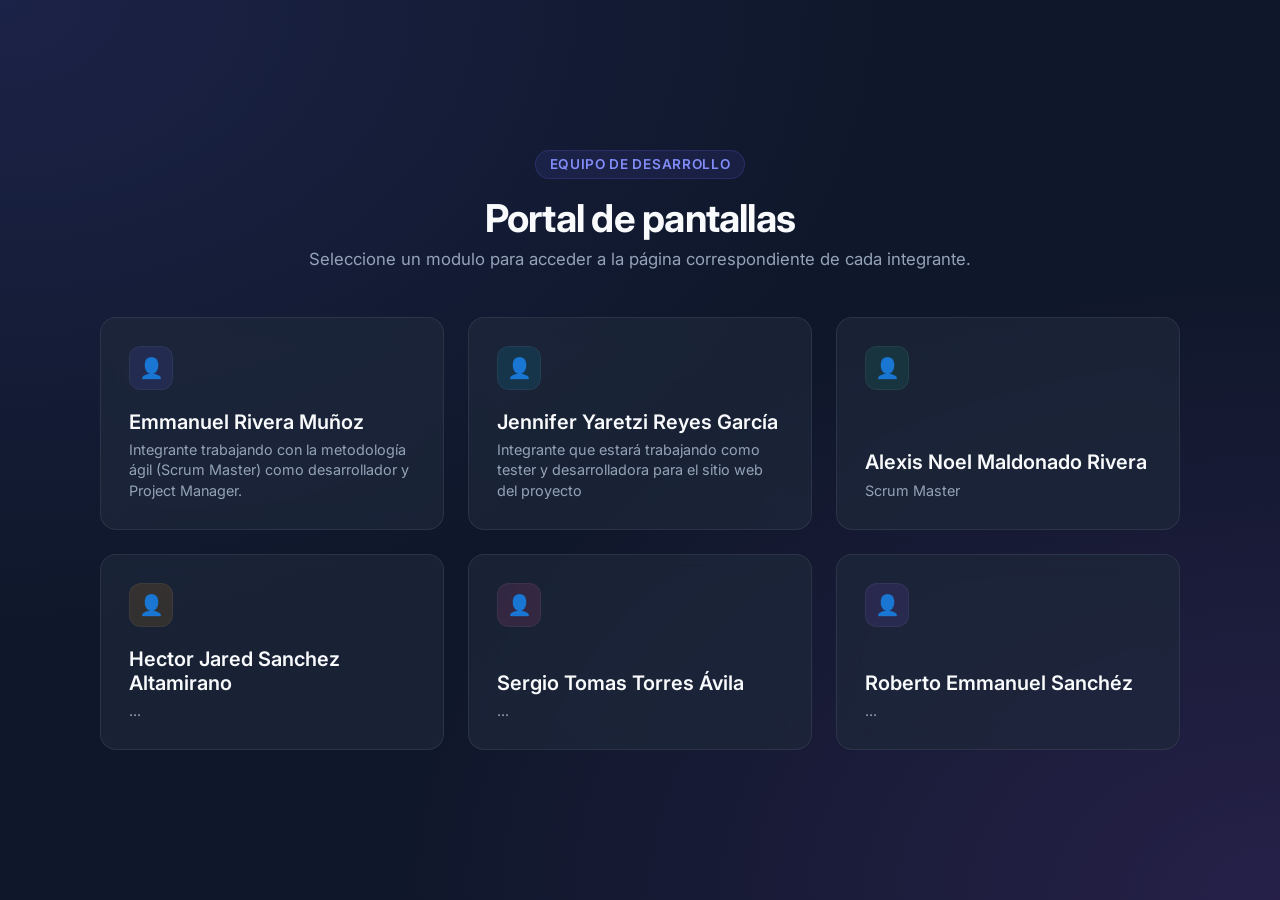
<file: index.html>
<!DOCTYPE html>
<html lang="es">
<head>
  <meta charset="UTF-8">
  <meta name="viewport" content="width=device-width, initial-scale=1.0">
  <title>Portal del Proyecto - Navegación</title>
  
  <link rel="preconnect" href="https://fonts.googleapis.com">
  <link rel="preconnect" href="https://fonts.gstatic.com" crossorigin>
  <link href="https://fonts.googleapis.com/css2?family=Inter:wght@400;500;600;700&display=swap" rel="stylesheet">
  
  <link rel="stylesheet" href="style.css">
</head>
<body>

  <main class="container">
    <header>
      <span class="badge">Equipo de Desarrollo</span>
      <h1>Portal de pantallas</h1>
      <p>Seleccione un modulo para acceder a la página correspondiente de cada integrante.</p>
    </header>

      <div class="grid-links">
        <a href="emmanuel-rm.html" class="card-btn theme-1">
        <div class="card-top">
          <div class="icon-wrapper">👤</div>
          <span class="arrow-icon">→</span>
        </div>
        <div class="card-content">
          <h2>Emmanuel Rivera Muñoz</h2>
          <p>Integrante trabajando con la metodología ágil (Scrum Master) como desarrollador y Project Manager.</p>
        </div>
      </a>

      <a href="jennifer.html" class="card-btn theme-2">
        <div class="card-top">
          <div class="icon-wrapper">👤</div>
          <span class="arrow-icon">→</span>
        </div>
        <div class="card-content">
          <h2>Jennifer Yaretzi Reyes García</h2>
          <p>Integrante que estará trabajando como tester y desarrolladora para el sitio web del proyecto</p>
        </div>
      </a>

      <a href="noel.html" class="card-btn theme-3">
        <div class="card-top">
          <div class="icon-wrapper">👤</div>
          <span class="arrow-icon">→</span>
        </div>
        <div class="card-content">
          <h2>Alexis Noel Maldonado Rivera</h2>
          <p>Scrum Master</p>
        </div>
      </a>

      <a href="hector.html" class="card-btn theme-4">
        <div class="card-top">
          <div class="icon-wrapper">👤</div>
          <span class="arrow-icon">→</span>
        </div>
        <div class="card-content">
          <h2>Hector Jared Sanchez Altamirano</h2>
          <p>...</p>
        </div>
      </a>

      <a href="sergio-torres.html" class="card-btn theme-5">
        <div class="card-top">
          <div class="icon-wrapper">👤</div>
          <span class="arrow-icon">→</span>
        </div>
        <div class="card-content">
          <h2>Sergio Tomas Torres Ávila</h2>
          <p>...</p>
        </div>
      </a>

      <a href="#" class="card-btn theme-6">
        <div class="card-top">
          <div class="icon-wrapper">👤</div>
          <span class="arrow-icon">→</span>
        </div>
        <div class="card-content">
          <h2>Roberto Emmanuel Sanchéz</h2>
          <p>...</p>
        </div>
      </a>
    </div>
  </main>

</body>
</html>
</file>
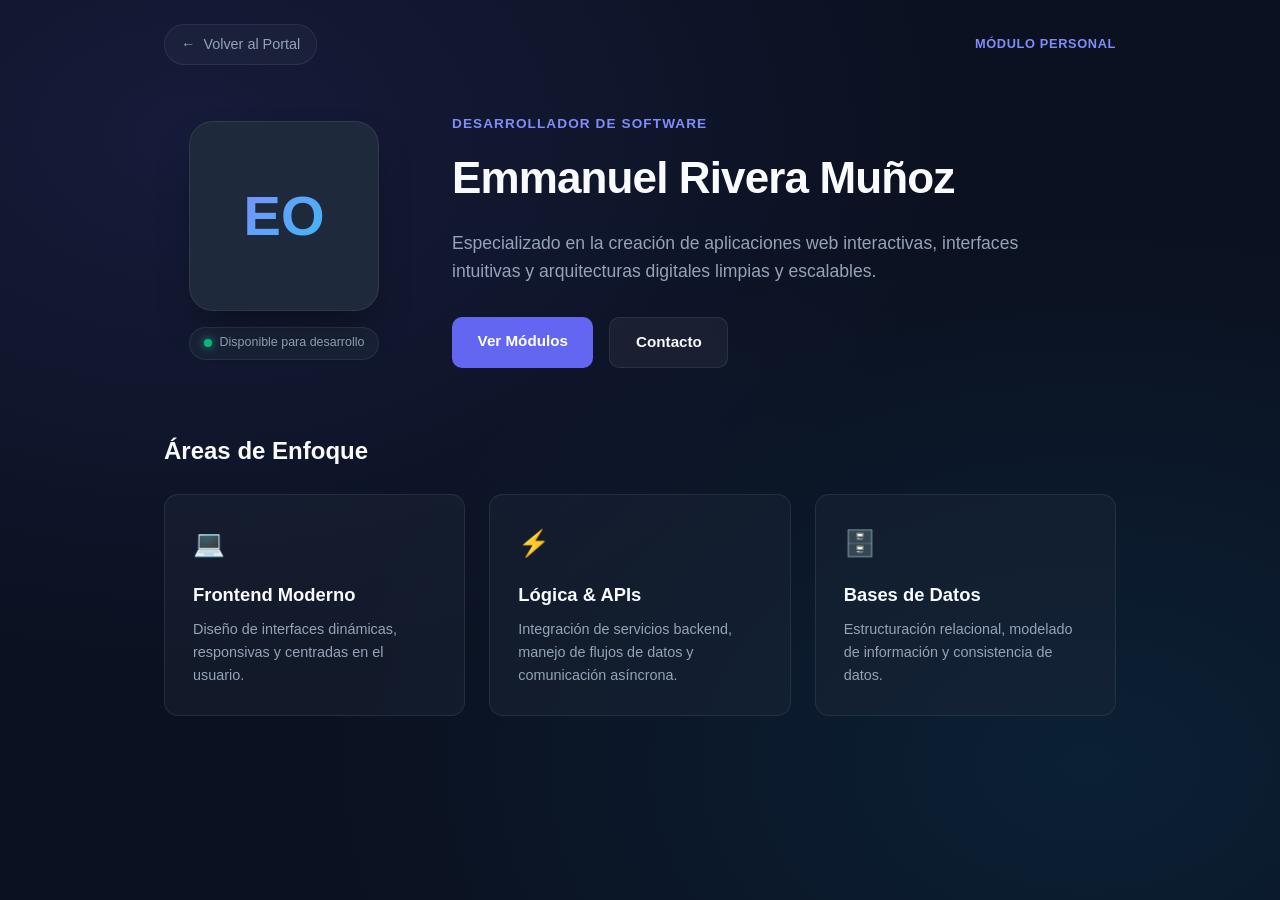
<file: emmanuel-rm.html>
<!DOCTYPE html>
<html lang="es">
<head>
  <meta charset="UTF-8">
  <meta name="viewport" content="width=device-width, initial-scale=1.0">
  <title>Emmanuel | Perfil y Presentación</title>
  <link rel="stylesheet" href="emmanuel.css">
</head>
<body>

  <header class="top-nav">
    <a href="index.html" class="back-button">
      <span class="arrow">←</span> Volver al Portal
    </a>
    <span class="brand-tag">Módulo Personal</span>
  </header>

  <main class="page-container">
    
    <section class="profile-hero">
      <div class="avatar-card">
        <div class="avatar-glow"></div>
        <div class="avatar-box">
          <span class="avatar-initials">EO</span>
        </div>
        <div class="status-pill">
          <span class="status-dot"></span>
          <span>Disponible para desarrollo</span>
        </div>
      </div>

      <div class="bio-content">
        <span class="eyebrow">Desarrollador de Software</span>
        <h1>Emmanuel Rivera Muñoz</h1>
        <p class="summary">
          Especializado en la creación de aplicaciones web interactivas, interfaces intuitivas y arquitecturas digitales limpias y escalables.
        </p>

        <div class="action-buttons">
          <a href="#proyectos" class="btn btn-primary">Ver Módulos</a>
          <a href="#contacto" class="btn btn-secondary">Contacto</a>
        </div>
      </div>
    </section>

    <section class="skills-section">
      <h2>Áreas de Enfoque</h2>
      <div class="skills-grid">
        <div class="skill-card">
          <div class="skill-icon">💻</div>
          <h3>Frontend Moderno</h3>
          <p>Diseño de interfaces dinámicas, responsivas y centradas en el usuario.</p>
        </div>

        <div class="skill-card">
          <div class="skill-icon">⚡</div>
          <h3>Lógica & APIs</h3>
          <p>Integración de servicios backend, manejo de flujos de datos y comunicación asíncrona.</p>
        </div>

        <div class="skill-card">
          <div class="skill-icon">🗄️</div>
          <h3>Bases de Datos</h3>
          <p>Estructuración relacional, modelado de información y consistencia de datos.</p>
        </div>
      </div>
    </section>

  </main>

</body>
</html>
</file>
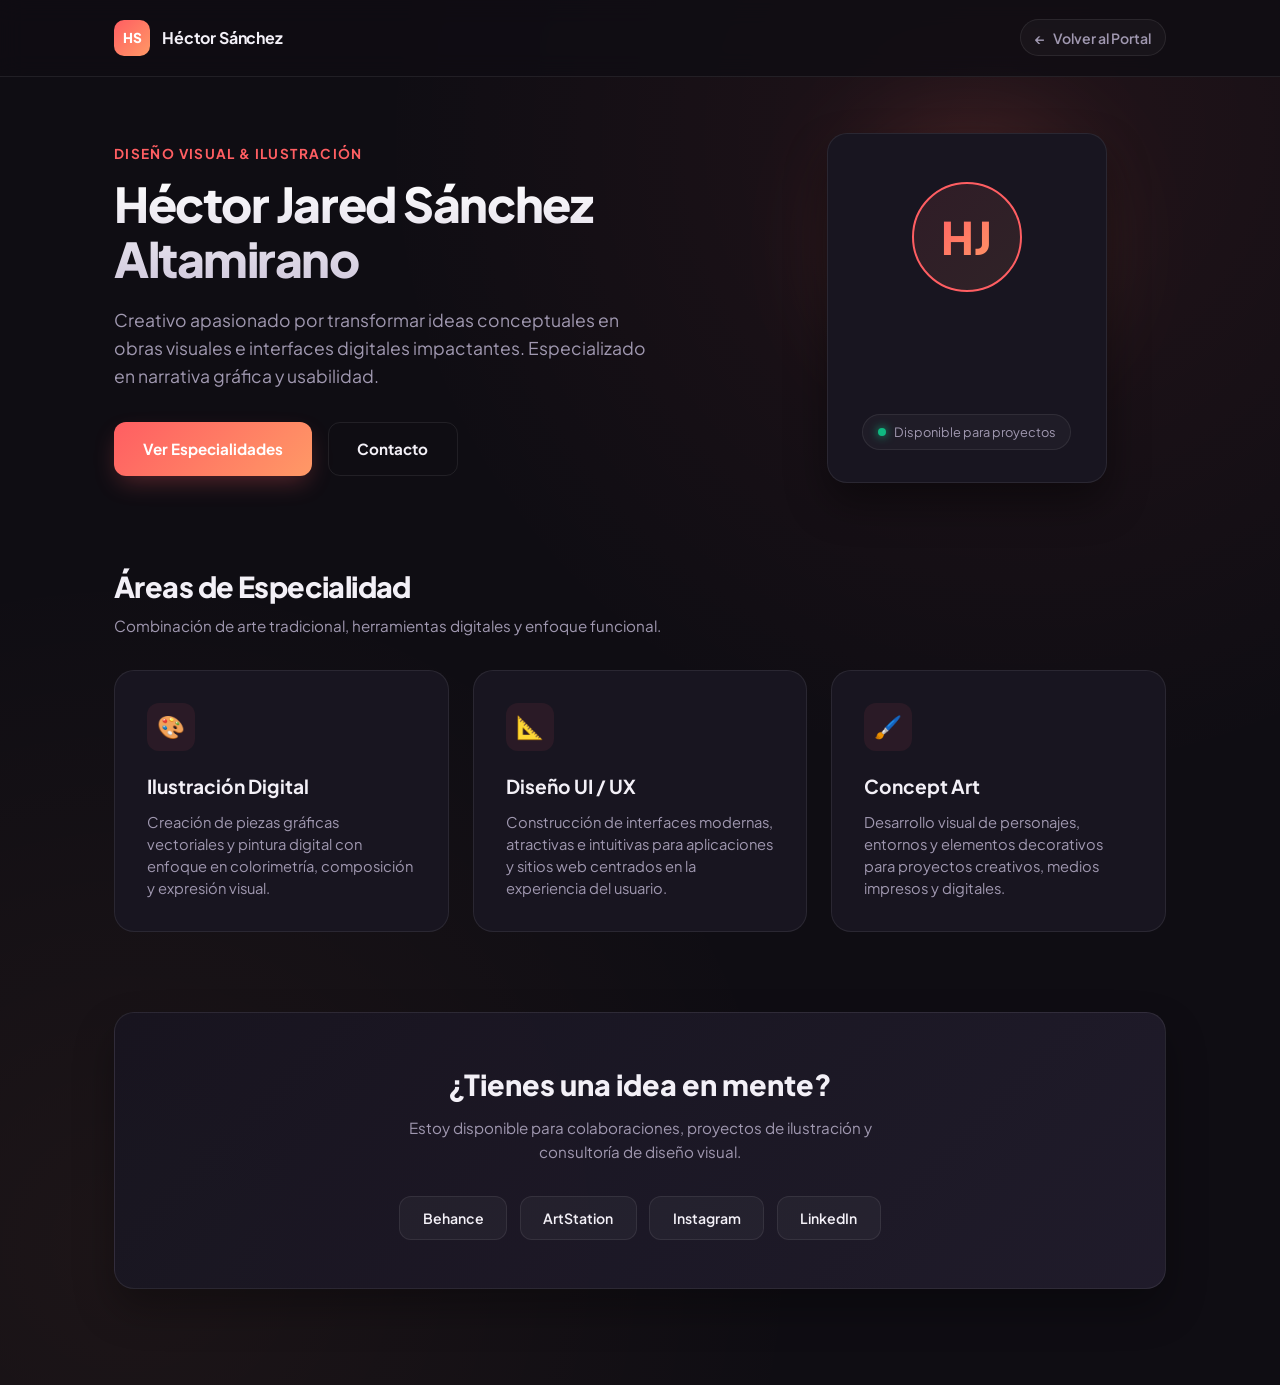
<file: hector.html>
<!DOCTYPE html>
<html lang="es">
<head>
  <meta charset="UTF-8">
  <meta name="viewport" content="width=device-width, initial-scale=1.0">
  <title>Héctor Jared | Portafolio & Diseño</title>
  <link rel="preconnect" href="https://fonts.googleapis.com">
  <link rel="preconnect" href="https://fonts.gstatic.com" crossorigin>
  <link href="https://fonts.googleapis.com/css2?family=Plus+Jakarta+Sans:wght@400;500;600;700;800&display=swap" rel="stylesheet">
  <link rel="stylesheet" href="hector.css">
</head>
<body>

  <header class="navbar">
    <div class="nav-container">
      <a href="index.html" class="nav-brand">
        <span class="brand-badge">HS</span>
        <span class="brand-title">Héctor Sánchez</span>
      </a>
      <a href="index.html" class="back-link">
        <span>←</span> Volver al Portal
      </a>
    </div>
  </header>

  <main class="wrapper">
    
    <section class="hero-section">
      <div class="hero-grid">
        <div class="hero-text">
          <span class="tagline">Diseño Visual & Ilustración</span>
          <h1 class="main-title">Héctor Jared Sánchez Altamirano</h1>
          <p class="description">
            Creativo apasionado por transformar ideas conceptuales en obras visuales e interfaces digitales impactantes. Especializado en narrativa gráfica y usabilidad.
          </p>
          <div class="cta-group">
            <a href="#galeria" class="btn btn-accent">Ver Especialidades</a>
            <a href="#contacto" class="btn btn-outline">Contacto</a>
          </div>
        </div>

        <div class="hero-visual">
          <div class="art-card-glow"></div>
          <div class="art-card">
            <div class="artist-badge">
              <span class="initials">HJ</span>
            </div>
            <div class="availability">
              <span class="status-indicator"></span>
              <span>Disponible para proyectos</span>
            </div>
          </div>
        </div>
      </div>
    </section>

    <section id="galeria" class="skills-section">
      <div class="section-header">
        <h2>Áreas de Especialidad</h2>
        <p>Combinación de arte tradicional, herramientas digitales y enfoque funcional.</p>
      </div>

      <div class="cards-container">
        <article class="card">
          <div class="card-icon-box">🎨</div>
          <h3>Ilustración Digital</h3>
          <p>Creación de piezas gráficas vectoriales y pintura digital con enfoque en colorimetría, composición y expresión visual.</p>
        </article>

        <article class="card">
          <div class="card-icon-box">📐</div>
          <h3>Diseño UI / UX</h3>
          <p>Construcción de interfaces modernas, atractivas e intuitivas para aplicaciones y sitios web centrados en la experiencia del usuario.</p>
        </article>

        <article class="card">
          <div class="card-icon-box">🖌️</div>
          <h3>Concept Art</h3>
          <p>Desarrollo visual de personajes, entornos y elementos decorativos para proyectos creativos, medios impresos y digitales.</p>
        </article>
      </div>
    </section>

    <section id="contacto" class="contact-section">
      <div class="contact-card">
        <h2>¿Tienes una idea en mente?</h2>
        <p>Estoy disponible para colaboraciones, proyectos de ilustración y consultoría de diseño visual.</p>
        <div class="social-links">
          <a href="#" class="chip">Behance</a>
          <a href="#" class="chip">ArtStation</a>
          <a href="#" class="chip">Instagram</a>
          <a href="#" class="chip">LinkedIn</a>
        </div>
      </div>
    </section>

  </main>

</body>
</html>
</file>
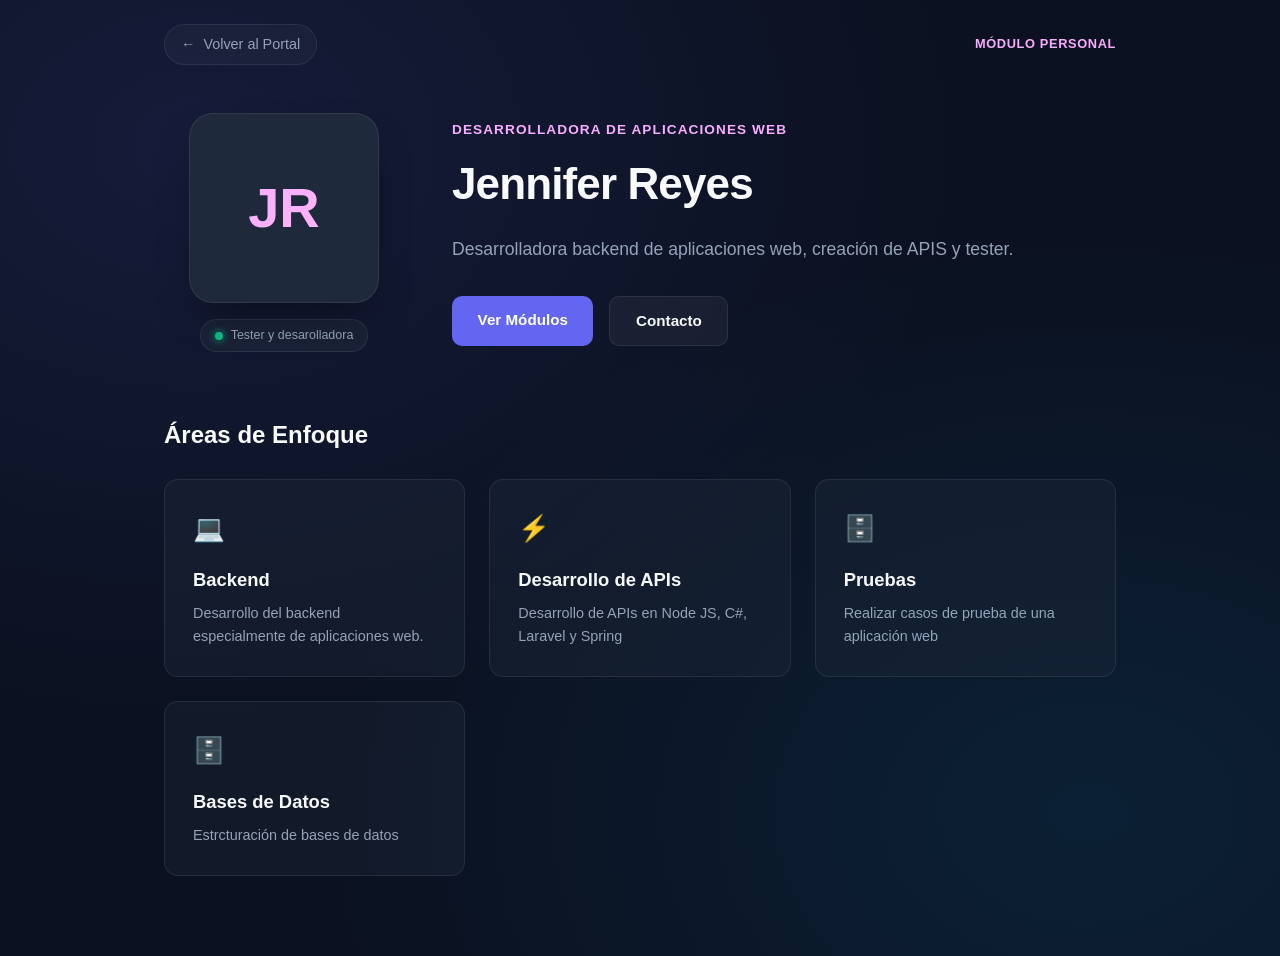
<file: jennifer.html>
<!DOCTYPE html>
<html lang="es">
<head>
  <meta charset="UTF-8">
  <meta name="viewport" content="width=device-width, initial-scale=1.0">
  <title>Jennifer | Perfil y Presentación</title>
  <link rel="stylesheet" href="jenni.css">
</head>
<body>

  <header class="top-nav">
    <a href="index.html" class="back-button">
      <span class="arrow">←</span> Volver al Portal
    </a>
    <span class="brand-tag">Módulo Personal</span>
  </header>

  <main class="page-container">
    
    <section class="profile-hero">
      <div class="avatar-card">
        <div class="avatar-glow"></div>
        <div class="avatar-box">
          <span class="avatar-initials">JR</span>
        </div>
        <div class="status-pill">
          <span class="status-dot"></span>
          <span>Tester y desarolladora</span>
        </div>
      </div>

      <div class="bio-content">
        <span class="eyebrow">Desarrolladora de aplicaciones web</span>
        <h1>Jennifer Reyes
        </h1>
        <p class="summary">
          Desarrolladora backend de aplicaciones web, creación de APIS y tester.
        </p>

        <div class="action-buttons">
          <a href="#proyectos" class="btn btn-primary">Ver Módulos</a>
          <a href="#contacto" class="btn btn-secondary">Contacto</a>
        </div>
      </div>
    </section>

    <section class="skills-section">
      <h2>Áreas de Enfoque</h2>
      <div class="skills-grid">
        <div class="skill-card">
          <div class="skill-icon">💻</div>
          <h3>Backend</h3>
          <p>Desarrollo del backend especialmente de aplicaciones web.</p>
        </div>

        <div class="skill-card">
          <div class="skill-icon">⚡</div>
          <h3>Desarrollo de APIs</h3>
          <p>Desarrollo de APIs en Node JS, C#, Laravel y Spring</p>
        </div>

        <div class="skill-card">
          <div class="skill-icon">🗄️</div>
          <h3>Pruebas</h3>
          <p>Realizar casos de prueba de una aplicación web</p>
        </div>

        <div class="skill-card">
          <div class="skill-icon">🗄️</div>
          <h3>Bases de Datos</h3>
          <p>Estrcturación de bases de datos</p>
        </div>
      </div>
    </section>

  </main>
 
</body>
</html>
</file>
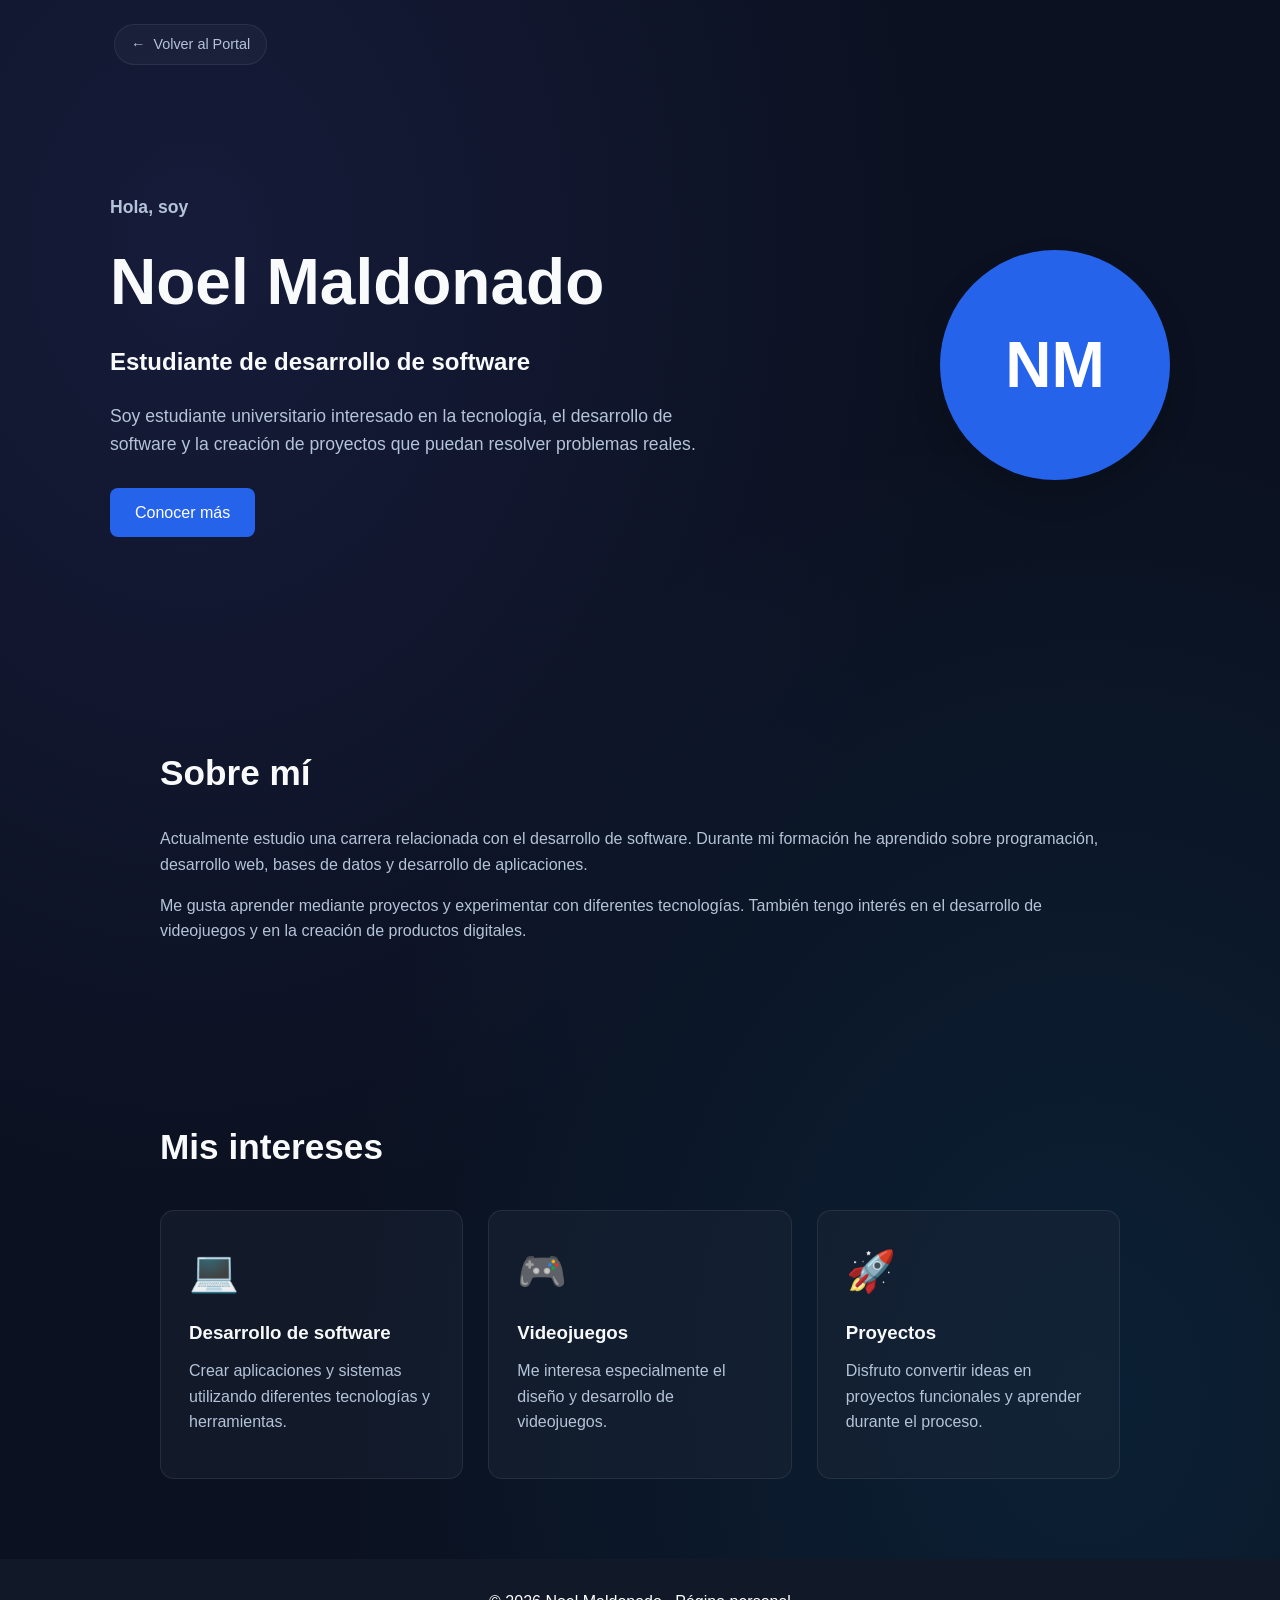
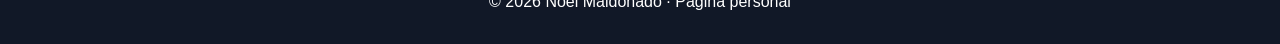
<file: noel.html>
<!DOCTYPE html>
<html lang="es">
<head>
    <meta charset="UTF-8">
    <meta name="viewport" content="width=device-width, initial-scale=1.0">

    <title>Noel Maldonado</title>

    <link rel="stylesheet" href="noel.css">
</head>

<body>

    <header>
        <a href="index.html" class="back-button">
            <span class="arrow">←</span> Volver al Portal
        </a>
    </header>

    <main>

        <!-- Presentación -->
        <section id="inicio" class="hero">

            <div class="hero-text">
                <p class="saludo">Hola, soy</p>

                <h1>Noel Maldonado</h1>

                <h2>Estudiante de desarrollo de software</h2>

                <p>
                    Soy estudiante universitario interesado en la tecnología,
                    el desarrollo de software y la creación de proyectos que
                    puedan resolver problemas reales.
                </p>

                <a href="#sobre-mi" class="btn">
                    Conocer más
                </a>
            </div>

            <div class="hero-image">
                <div class="avatar">
                    NM
                </div>
            </div>

        </section>


        <!-- Sobre mí -->
        <section id="sobre-mi" class="section">

            <h2>Sobre mí</h2>

            <p>
                Actualmente estudio una carrera relacionada con el desarrollo
                de software. Durante mi formación he aprendido sobre
                programación, desarrollo web, bases de datos y desarrollo
                de aplicaciones.
            </p>

            <p>
                Me gusta aprender mediante proyectos y experimentar con
                diferentes tecnologías. También tengo interés en el desarrollo
                de videojuegos y en la creación de productos digitales.
            </p>

        </section>


        <!-- Intereses -->
        <section id="intereses" class="section">

            <h2>Mis intereses</h2>

            <div class="cards">

                <article class="card">
                    <span>💻</span>
                    <h3>Desarrollo de software</h3>
                    <p>
                        Crear aplicaciones y sistemas utilizando diferentes
                        tecnologías y herramientas.
                    </p>
                </article>

                <article class="card">
                    <span>🎮</span>
                    <h3>Videojuegos</h3>
                    <p>
                        Me interesa especialmente el diseño y desarrollo
                        de videojuegos.
                    </p>
                </article>

                <article class="card">
                    <span>🚀</span>
                    <h3>Proyectos</h3>
                    <p>
                        Disfruto convertir ideas en proyectos funcionales
                        y aprender durante el proceso.
                    </p>
                </article>

            </div>

        </section>

    </main>


    <footer>
        <p>© 2026 Noel Maldonado · Página personal</p>
    </footer>

</body>
</html>
</file>
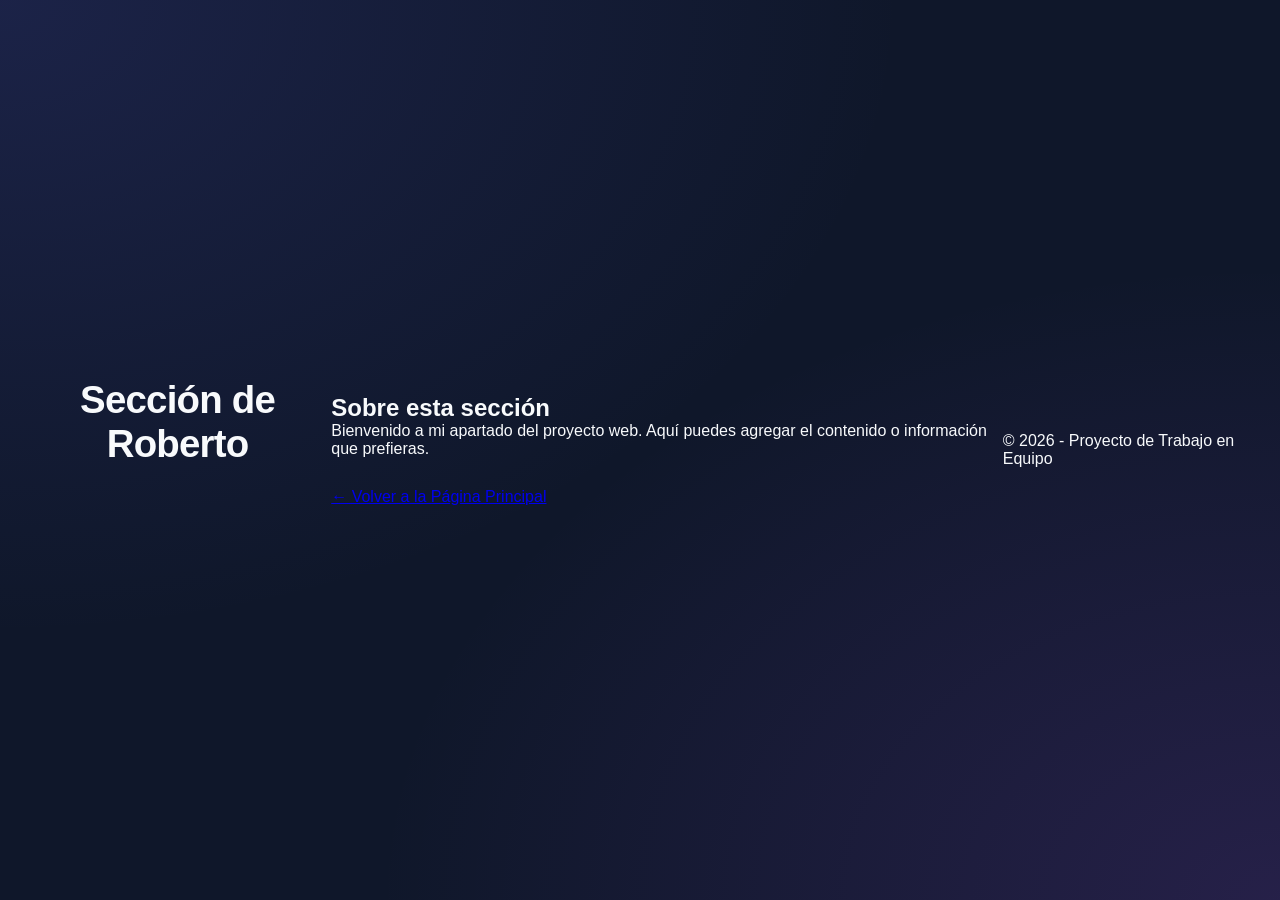
<file: Robert.html>
<!DOCTYPE html>
<html lang="es">
<head>
    <meta charset="UTF-8">
    <meta name="viewport" content="width=device-width, initial-scale=1.0">
    <title>Sección de Roberto - Proyecto</title>
    <!-- Vinculamos la hoja de estilos que ya está creada en la carpeta -->
    <link rel="stylesheet" href="style.css">
</head>
<body>

    <header>
        <h1>Sección de Roberto</h1>
    </header>

    <main>
        <section>
            <h2>Sobre esta sección</h2>
            <p>Bienvenido a mi apartado del proyecto web. Aquí puedes agregar el contenido o información que prefieras.</p>
        </section>

        <!-- REQUISITO OBLIGATORIO: Enlace de regreso a la página principal -->
        <nav style="margin-top: 30px;">
            <a href="index.html" class="btn-inicio">← Volver a la Página Principal</a>
        </nav>
    </main>

    <footer>
        <p>&copy; 2026 - Proyecto de Trabajo en Equipo</p>
    </footer>

</body>
</html>
</file>
<file: style.css>
:root {
  --bg-dark: #0f172a;
  --card-bg: rgba(30, 41, 59, 0.7);
  --card-border: rgba(255, 255, 255, 0.08);
  --card-hover-border: rgba(99, 102, 241, 0.4);
  --text-main: #f8fafc;
  --text-muted: #94a3b8;
  --accent: #6366f1;
}

* {
  box-sizing: border-box;
  margin: 0;
  padding: 0;
}

body {
  font-family: 'Inter', sans-serif;
  min-height: 100vh;
  background-color: var(--bg-dark);
  background-image: 
    radial-gradient(at 0% 0%, rgba(99, 102, 241, 0.15) 0px, transparent 50%),
    radial-gradient(at 100% 100%, rgba(168, 85, 247, 0.15) 0px, transparent 50%);
  color: var(--text-main);
  display: flex;
  align-items: center;
  justify-content: center;
  padding: 2.5rem 1.5rem;
}

.container {
  max-width: 1080px;
  width: 100%;
  display: flex;
  flex-direction: column;
  align-items: center;
}

/* Encabezado */
header {
  text-align: center;
  margin-bottom: 3rem;
}

.badge {
  display: inline-block;
  padding: 0.35rem 0.85rem;
  border-radius: 9999px;
  background: rgba(99, 102, 241, 0.1);
  color: #818cf8;
  font-size: 0.85rem;
  font-weight: 600;
  letter-spacing: 0.05em;
  text-transform: uppercase;
  margin-bottom: 1rem;
  border: 1px solid rgba(99, 102, 241, 0.2);
}

header h1 {
  font-size: 2.4rem;
  font-weight: 700;
  letter-spacing: -0.02em;
  margin-bottom: 0.5rem;
}

header p {
  color: var(--text-muted);
  font-size: 1.05rem;
}

.grid-links {
  display: grid;
  grid-template-columns: repeat(auto-fit, minmax(280px, 1fr));
  gap: 1.5rem;
  width: 100%;
}

.card-btn {
  position: relative;
  display: flex;
  flex-direction: column;
  justify-content: space-between;
  min-height: 180px;
  padding: 1.75rem;
  border-radius: 16px;
  background: var(--card-bg);
  border: 1px solid var(--card-border);
  backdrop-filter: blur(12px);
  -webkit-backdrop-filter: blur(12px);
  text-decoration: none;
  color: inherit;
  overflow: hidden;
  transition: all 0.3s cubic-bezier(0.4, 0, 0.2, 1);
}

.card-btn:hover {
  transform: translateY(-6px);
  border-color: var(--card-hover-border);
  box-shadow: 0 16px 30px -10px rgba(0, 0, 0, 0.45);
}

.card-top {
  display: flex;
  align-items: center;
  justify-content: space-between;
  margin-bottom: 1.25rem;
}

.icon-wrapper {
  width: 44px;
  height: 44px;
  border-radius: 12px;
  display: flex;
  align-items: center;
  justify-content: center;
  font-size: 1.25rem;
  background: rgba(255, 255, 255, 0.05);
  border: 1px solid rgba(255, 255, 255, 0.05);
  transition: background 0.3s ease;
}

.arrow-icon {
  opacity: 0;
  transform: translateX(-6px);
  transition: all 0.3s ease;
  color: var(--text-muted);
}

.card-btn:hover .arrow-icon {
  opacity: 1;
  transform: translateX(0);
  color: var(--text-main);
}

.card-content h2 {
  font-size: 1.25rem;
  font-weight: 600;
  margin-bottom: 0.4rem;
}

.card-content p {
  font-size: 0.9rem;
  color: var(--text-muted);
  line-height: 1.4;
}


.theme-1:hover { --card-hover-border: #6366f1; }
.theme-1 .icon-wrapper { background: rgba(99, 102, 241, 0.12); color: #818cf8; }

.theme-2:hover { --card-hover-border: #06b6d4; }
.theme-2 .icon-wrapper { background: rgba(6, 182, 212, 0.12); color: #22d3ee; }

.theme-3:hover { --card-hover-border: #10b981; }
.theme-3 .icon-wrapper { background: rgba(16, 185, 129, 0.12); color: #34d399; }

.theme-4:hover { --card-hover-border: #f59e0b; }
.theme-4 .icon-wrapper { background: rgba(245, 158, 11, 0.12); color: #fbbf24; }

.theme-5:hover { --card-hover-border: #ec4899; }
.theme-5 .icon-wrapper { background: rgba(236, 72, 153, 0.12); color: #f472b6; }

.theme-6:hover { --card-hover-border: #8b5cf6; }
.theme-6 .icon-wrapper { background: rgba(139, 92, 246, 0.12); color: #a78bfa; }
</file>
<file: emmanuel.css>
/* Variables de diseño y paleta */
:root {
  --bg-main: #0b1120;
  --surface: #1e293b;
  --surface-hover: #334155;
  --border-subtle: rgba(255, 255, 255, 0.08);
  --accent: #6366f1;
  --accent-light: #818cf8;
  --text-title: #f8fafc;
  --text-body: #94a3b8;
  --radius: 14px;
}

* {
  box-sizing: border-box;
  margin: 0;
  padding: 0;
}

body {
  font-family: 'Inter', sans-serif;
  background-color: var(--bg-main);
  background-image: 
    radial-gradient(at 15% 15%, rgba(99, 102, 241, 0.12) 0px, transparent 50%),
    radial-gradient(at 85% 85%, rgba(14, 165, 233, 0.1) 0px, transparent 50%);
  color: var(--text-title);
  min-height: 100vh;
  line-height: 1.6;
}

/* Barra superior */
.top-nav {
  max-width: 1000px;
  margin: 0 auto;
  padding: 1.5rem 1.5rem 0;
  display: flex;
  justify-content: space-between;
  align-items: center;
}

.back-button {
  display: inline-flex;
  align-items: center;
  gap: 0.5rem;
  color: var(--text-body);
  text-decoration: none;
  font-size: 0.9rem;
  font-weight: 500;
  padding: 0.5rem 1rem;
  border-radius: 9999px;
  background: rgba(255, 255, 255, 0.03);
  border: 1px solid var(--border-subtle);
  transition: all 0.2s ease;
}

.back-button:hover {
  color: var(--text-title);
  border-color: var(--accent);
  transform: translateX(-3px);
}

.brand-tag {
  font-size: 0.8rem;
  color: var(--accent-light);
  font-weight: 600;
  letter-spacing: 0.05em;
  text-transform: uppercase;
}

.page-container {
  max-width: 1000px;
  margin: 0 auto;
  padding: 3rem 1.5rem 5rem;
  display: flex;
  flex-direction: column;
  gap: 4rem;
}

.profile-hero {
  display: grid;
  grid-template-columns: 240px 1fr;
  gap: 3rem;
  align-items: center;
}

.avatar-card {
  position: relative;
  display: flex;
  flex-direction: column;
  align-items: center;
}

.avatar-box {
  width: 190px;
  height: 190px;
  border-radius: 24px;
  background: var(--surface);
  border: 1px solid var(--border-subtle);
  display: flex;
  align-items: center;
  justify-content: center;
  box-shadow: 0 20px 40px -15px rgba(0, 0, 0, 0.5);
  position: relative;
  z-index: 1;
}

.avatar-initials {
  font-size: 3.5rem;
  font-weight: 700;
  background: linear-gradient(135deg, var(--accent-light), #38bdf8);
  -webkit-background-clip: text;
  -webkit-text-fill-color: transparent;
}

.status-pill {
  margin-top: 1rem;
  display: inline-flex;
  align-items: center;
  gap: 0.5rem;
  font-size: 0.78rem;
  color: var(--text-body);
  background: rgba(30, 41, 59, 0.6);
  padding: 0.35rem 0.85rem;
  border-radius: 9999px;
  border: 1px solid var(--border-subtle);
}

.status-dot {
  width: 8px;
  height: 8px;
  border-radius: 50%;
  background-color: #10b981;
  box-shadow: 0 0 8px #10b981;
}

.bio-content .eyebrow {
  display: block;
  font-size: 0.85rem;
  font-weight: 600;
  color: var(--accent-light);
  text-transform: uppercase;
  letter-spacing: 0.08em;
  margin-bottom: 0.5rem;
}

.bio-content h1 {
  font-size: 2.75rem;
  font-weight: 700;
  letter-spacing: -0.02em;
  margin-bottom: 1rem;
}

.bio-content .summary {
  font-size: 1.1rem;
  color: var(--text-body);
  margin-bottom: 2rem;
  max-width: 580px;
}

.action-buttons {
  display: flex;
  gap: 1rem;
}

.btn {
  padding: 0.75rem 1.6rem;
  border-radius: 10px;
  font-size: 0.95rem;
  font-weight: 600;
  text-decoration: none;
  transition: all 0.25s ease;
}

.btn-primary {
  background: var(--accent);
  color: #ffffff;
}

.btn-primary:hover {
  background: #4f46e5;
  box-shadow: 0 8px 20px -4px rgba(99, 102, 241, 0.4);
  transform: translateY(-2px);
}

.btn-secondary {
  background: rgba(255, 255, 255, 0.05);
  color: var(--text-title);
  border: 1px solid var(--border-subtle);
}

.btn-secondary:hover {
  background: rgba(255, 255, 255, 0.1);
  transform: translateY(-2px);
}

.skills-section h2 {
  font-size: 1.5rem;
  font-weight: 600;
  margin-bottom: 1.5rem;
}

.skills-grid {
  display: grid;
  grid-template-columns: repeat(auto-fit, minmax(250px, 1fr));
  gap: 1.5rem;
}

.skill-card {
  background: rgba(30, 41, 59, 0.4);
  border: 1px solid var(--border-subtle);
  border-radius: var(--radius);
  padding: 1.75rem;
  transition: transform 0.25s ease, border-color 0.25s ease;
}

.skill-card:hover {
  transform: translateY(-4px);
  border-color: rgba(99, 102, 241, 0.4);
}

.skill-icon {
  font-size: 1.6rem;
  margin-bottom: 1rem;
}

.skill-card h3 {
  font-size: 1.15rem;
  margin-bottom: 0.5rem;
}

.skill-card p {
  font-size: 0.9rem;
  color: var(--text-body);
}

.contact-box {
  background: linear-gradient(180deg, rgba(30, 41, 59, 0.6) 0%, rgba(15, 23, 42, 0.8) 100%);
  border: 1px solid var(--border-subtle);
  border-radius: var(--radius);
  padding: 2.5rem;
  text-align: center;
}

.contact-box h2 {
  font-size: 1.6rem;
  margin-bottom: 0.5rem;
}

.contact-box p {
  color: var(--text-body);
  margin-bottom: 1.5rem;
}

.social-links {
  display: flex;
  justify-content: center;
  gap: 1rem;
  flex-wrap: wrap;
}

.social-chip {
  padding: 0.6rem 1.3rem;
  border-radius: 8px;
  background: var(--surface);
  border: 1px solid var(--border-subtle);
  color: var(--text-title);
  text-decoration: none;
  font-size: 0.9rem;
  font-weight: 500;
  transition: all 0.2s ease;
}

.social-chip:hover {
  border-color: var(--accent);
  color: var(--accent-light);
  transform: translateY(-2px);
}

/* Responsividad para móviles y tablets */
@media (max-width: 768px) {
  .profile-hero {
    grid-template-columns: 1fr;
    text-align: center;
    gap: 2rem;
  }

  .avatar-card {
    margin: 0 auto;
  }

  .action-buttons {
    justify-content: center;
  }

  .bio-content .summary {
    margin-left: auto;
    margin-right: auto;
  }
}
</file>
<file: hector.css>
:root {
--bg-deep: #0f0d13;
--bg-card: #181520;
--bg-card-hover: #221d2e;
--coral: #ff5e62;
--orange: #ff9966;
--purple-glow: rgba(255, 94, 98, 0.15);
--text-main: #f3f0f7;
--text-muted: #a098b0;
--border-light: rgba(255, 255, 255, 0.08);
--border-active: rgba(255, 94, 98, 0.4);
--radius-lg: 20px;
--radius-sm: 12px;
--gradient-accent: linear-gradient(135deg, var(--coral), var(--orange));
}

* {
box-sizing: border-box;
margin: 0;
padding: 0;
}

body {
font-family: 'Plus Jakarta Sans', sans-serif;
background-color: var(--bg-deep);
background-image:
radial-gradient(circle at 80% 10%, rgba(255, 94, 98, 0.08) 0%, transparent 40%),
radial-gradient(circle at 10% 90%, rgba(255, 153, 102, 0.06) 0%, transparent 40%);
color: var(--text-main);
min-height: 100vh;
line-height: 1.6;
}
.navbar {
width: 100%;
border-bottom: 1px solid var(--border-light);
background: rgba(15, 13, 19, 0.8);
backdrop-filter: blur(12px);
position: sticky;
top: 0;
z-index: 100;
}
.nav-container {
max-width: 1100px;
margin: 0 auto;
padding: 1.2rem 1.5rem;
display: flex;
justify-content: space-between;
align-items: center;
}
.nav-brand {
display: flex;
align-items: center;
gap: 0.75rem;
text-decoration: none;
color: var(--text-main);
}
.brand-badge {
width: 36px;
height: 36px;
border-radius: 10px;
background: var(--gradient-accent);
display: flex;
align-items: center;
justify-content: center;
font-weight: 800;
font-size: 0.85rem;
color: #ffffff;
}
.brand-title {
font-weight: 700;
font-size: 1rem;
letter-spacing: -0.01em;
}
.back-link {
display: inline-flex;
align-items: center;
gap: 0.4rem;
color: var(--text-muted);
text-decoration: none;
font-size: 0.88rem;
font-weight: 600;
padding: 0.4rem 0.9rem;
border-radius: 99px;
background: rgba(255, 255, 255, 0.03);
border: 1px solid var(--border-light);
transition: all 0.25s ease;
}
.back-link:hover {
color: var(--text-main);
border-color: var(--coral);
transform: translateX(-2px);
}
.wrapper {
max-width: 1100px;
margin: 0 auto;
padding: 3.5rem 1.5rem 6rem;
display: flex;
flex-direction: column;
gap: 5rem;
}
.hero-grid {
display: grid;
grid-template-columns: 1.2fr 0.8fr;
gap: 3.5rem;
align-items: center;
}
.tagline {
display: inline-block;
font-size: 0.85rem;
font-weight: 700;
text-transform: uppercase;
letter-spacing: 0.1em;
color: var(--coral);
margin-bottom: 0.75rem;
}
.main-title {
font-size: 3rem;
font-weight: 800;
line-height: 1.15;
letter-spacing: -0.03em;
margin-bottom: 1.2rem;
background: linear-gradient(180deg, #ffffff 0%, #d0c8dc 100%);
-webkit-background-clip: text;
-webkit-text-fill-color: transparent;
}
.description {
font-size: 1.1rem;
color: var(--text-muted);
margin-bottom: 2rem;
max-width: 540px;
}
.cta-group {
display: flex;
gap: 1rem;
flex-wrap: wrap;
}
.btn {
padding: 0.85rem 1.8rem;
border-radius: var(--radius-sm);
font-size: 0.95rem;
font-weight: 700;
text-decoration: none;
transition: all 0.25s ease;
display: inline-flex;
align-items: center;
justify-content: center;
}
.btn-accent {
background: var(--gradient-accent);
color: #ffffff;
box-shadow: 0 10px 25px -5px rgba(255, 94, 98, 0.3);
}
.btn-accent:hover {
opacity: 0.92;
transform: translateY(-2px);
box-shadow: 0 14px 28px -4px rgba(255, 94, 98, 0.4);
}
.btn-outline {
background: transparent;
color: var(--text-main);
border: 1px solid var(--border-light);
}
.btn-outline:hover {
background: rgba(255, 255, 255, 0.05);
border-color: var(--border-active);
transform: translateY(-2px);
}
.hero-visual {
position: relative;
display: flex;
justify-content: center;
}
.art-card-glow {
position: absolute;
width: 220px;
height: 220px;
background: var(--gradient-accent);
filter: blur(60px);
opacity: 0.25;
border-radius: 50%;
z-index: 0;
}
.art-card {
position: relative;
z-index: 1;
width: 100%;
max-width: 280px;
aspect-ratio: 4/5;
background: var(--bg-card);
border: 1px solid var(--border-light);
border-radius: var(--radius-lg);
padding: 2rem;
display: flex;
flex-direction: column;
justify-content: space-between;
align-items: center;
box-shadow: 0 20px 40px rgba(0, 0, 0, 0.4);
}
.artist-badge {
width: 110px;
height: 110px;
border-radius: 50%;
background: linear-gradient(135deg, rgba(255, 94, 98, 0.1), rgba(255, 153, 102, 0.1));
border: 2px solid var(--coral);
display: flex;
align-items: center;
justify-content: center;
margin-top: 1rem;
}
.initials {
font-size: 2.8rem;
font-weight: 800;
background: var(--gradient-accent);
-webkit-background-clip: text;
-webkit-text-fill-color: transparent;
}
.availability {
display: flex;
align-items: center;
gap: 0.5rem;
font-size: 0.8rem;
color: var(--text-muted);
background: rgba(255, 255, 255, 0.03);
padding: 0.4rem 0.9rem;
border-radius: 99px;
border: 1px solid var(--border-light);
}
.status-indicator {
width: 8px;
height: 8px;
border-radius: 50%;
background-color: #10b981;
box-shadow: 0 0 10px #10b981;
}
.section-header {
margin-bottom: 2rem;
}
.section-header h2 {
font-size: 1.8rem;
font-weight: 800;
letter-spacing: -0.02em;
margin-bottom: 0.3rem;
}
.section-header p {
color: var(--text-muted);
font-size: 0.95rem;
}
.cards-container {
display: grid;
grid-template-columns: repeat(auto-fit, minmax(280px, 1fr));
gap: 1.5rem;
}
.card {
background: var(--bg-card);
border: 1px solid var(--border-light);
border-radius: var(--radius-lg);
padding: 2rem;
transition: all 0.3s ease;
}
.card:hover {
background: var(--bg-card-hover);
border-color: var(--border-active);
transform: translateY(-5px);
}
.card-icon-box {
width: 48px;
height: 48px;
border-radius: var(--radius-sm);
background: rgba(255, 94, 98, 0.08);
display: flex;
align-items: center;
justify-content: center;
font-size: 1.4rem;
margin-bottom: 1.25rem;
}
.card h3 {
font-size: 1.2rem;
font-weight: 700;
margin-bottom: 0.6rem;
}
.card p {
font-size: 0.92rem;
color: var(--text-muted);
line-height: 1.5;
}
.contact-card {
background: linear-gradient(135deg, rgba(24, 21, 32, 0.9), rgba(34, 29, 46, 0.9));
border: 1px solid var(--border-light);
border-radius: var(--radius-lg);
padding: 3rem 2rem;
text-align: center;
box-shadow: 0 20px 40px rgba(0, 0, 0, 0.3);
}
.contact-card h2 {
font-size: 1.8rem;
font-weight: 800;
margin-bottom: 0.5rem;
}
.contact-card p {
color: var(--text-muted);
max-width: 500px;
margin: 0 auto 2rem;
font-size: 0.95rem;
}
.social-links {
display: flex;
justify-content: center;
gap: 0.8rem;
flex-wrap: wrap;
}
.chip {
padding: 0.6rem 1.4rem;
border-radius: var(--radius-sm);
background: rgba(255, 255, 255, 0.04);
border: 1px solid var(--border-light);
color: var(--text-main);
text-decoration: none;
font-size: 0.88rem;
font-weight: 600;
transition: all 0.25s ease;
}
.chip:hover {
border-color: var(--coral);
color: var(--coral);
background: rgba(255, 94, 98, 0.05);
transform: translateY(-2px);
}
@media (max-width: 850px) {
.hero-grid {
grid-template-columns: 1fr;
text-align: center;
gap: 2.5rem;
}
.main-title {
font-size: 2.2rem;
}
.description {
margin-left: auto;
margin-right: auto;
}
.cta-group {
justify-content: center;
}
.art-card {
max-width: 240px;
}
}
</file>
<file: jenni.css>
/* Variables de diseño y paleta */
:root {
  --bg-main: #0b1120;
  --surface: #1e293b;
  --surface-hover: #334155;
  --border-subtle: rgba(255, 255, 255, 0.08);
  --accent: #6366f1;
  --accent-light: #f8adff;
  --text-title: #f8fafc;
  --text-body: #94a3b8;
  --radius: 14px;
}

* {
  box-sizing: border-box;
  margin: 0;
  padding: 0;
}

body {
  font-family: 'Inter', sans-serif;
  background-color: var(--bg-main);
  background-image: 
    radial-gradient(at 15% 15%, rgba(99, 102, 241, 0.12) 0px, transparent 50%),
    radial-gradient(at 85% 85%, rgba(14, 165, 233, 0.1) 0px, transparent 50%);
  color: var(--text-title);
  min-height: 100vh;
  line-height: 1.6;
}

/* Barra superior */
.top-nav {
  max-width: 1000px;
  margin: 0 auto;
  padding: 1.5rem 1.5rem 0;
  display: flex;
  justify-content: space-between;
  align-items: center;
}

.back-button {
  display: inline-flex;
  align-items: center;
  gap: 0.5rem;
  color: var(--text-body);
  text-decoration: none;
  font-size: 0.9rem;
  font-weight: 500;
  padding: 0.5rem 1rem;
  border-radius: 9999px;
  background: rgba(255, 255, 255, 0.03);
  border: 1px solid var(--border-subtle);
  transition: all 0.2s ease;
}

.back-button:hover {
  color: var(--text-title);
  border-color: var(--accent);
  transform: translateX(-3px);
}

.brand-tag {
  font-size: 0.8rem;
  color: var(--accent-light);
  font-weight: 600;
  letter-spacing: 0.05em;
  text-transform: uppercase;
}

.page-container {
  max-width: 1000px;
  margin: 0 auto;
  padding: 3rem 1.5rem 5rem;
  display: flex;
  flex-direction: column;
  gap: 4rem;
}

.profile-hero {
  display: grid;
  grid-template-columns: 240px 1fr;
  gap: 3rem;
  align-items: center;
}

.avatar-card {
  position: relative;
  display: flex;
  flex-direction: column;
  align-items: center;
}

.avatar-box {
  width: 190px;
  height: 190px;
  border-radius: 24px;
  background: var(--surface);
  border: 1px solid var(--border-subtle);
  display: flex;
  align-items: center;
  justify-content: center;
  box-shadow: 0 20px 40px -15px rgba(0, 0, 0, 0.5);
  position: relative;
  z-index: 1;
}

.avatar-initials {
  font-size: 3.5rem;
  font-weight: 700;
  background: linear-gradient(135deg, var(--accent-light), #ffb5f5);
  -webkit-background-clip: text;
  -webkit-text-fill-color: transparent;
}

.status-pill {
  margin-top: 1rem;
  display: inline-flex;
  align-items: center;
  gap: 0.5rem;
  font-size: 0.78rem;
  color: var(--text-body);
  background: rgba(30, 41, 59, 0.6);
  padding: 0.35rem 0.85rem;
  border-radius: 9999px;
  border: 1px solid var(--border-subtle);
}

.status-dot {
  width: 8px;
  height: 8px;
  border-radius: 50%;
  background-color: #10b981;
  box-shadow: 0 0 8px #10b981;
}

.bio-content .eyebrow {
  display: block;
  font-size: 0.85rem;
  font-weight: 600;
  color: var(--accent-light);
  text-transform: uppercase;
  letter-spacing: 0.08em;
  margin-bottom: 0.5rem;
}

.bio-content h1 {
  font-size: 2.75rem;
  font-weight: 700;
  letter-spacing: -0.02em;
  margin-bottom: 1rem;
}

.bio-content .summary {
  font-size: 1.1rem;
  color: var(--text-body);
  margin-bottom: 2rem;
  max-width: 580px;
}

.action-buttons {
  display: flex;
  gap: 1rem;
}

.btn {
  padding: 0.75rem 1.6rem;
  border-radius: 10px;
  font-size: 0.95rem;
  font-weight: 600;
  text-decoration: none;
  transition: all 0.25s ease;
}

.btn-primary {
  background: var(--accent);
  color: #ffffff;
}

.btn-primary:hover {
  background: #4f46e5;
  box-shadow: 0 8px 20px -4px rgba(99, 102, 241, 0.4);
  transform: translateY(-2px);
}

.btn-secondary {
  background: rgba(255, 255, 255, 0.05);
  color: var(--text-title);
  border: 1px solid var(--border-subtle);
}

.btn-secondary:hover {
  background: rgba(255, 255, 255, 0.1);
  transform: translateY(-2px);
}

.skills-section h2 {
  font-size: 1.5rem;
  font-weight: 600;
  margin-bottom: 1.5rem;
}

.skills-grid {
  display: grid;
  grid-template-columns: repeat(auto-fit, minmax(250px, 1fr));
  gap: 1.5rem;
}

.skill-card {
  background: rgba(30, 41, 59, 0.4);
  border: 1px solid var(--border-subtle);
  border-radius: var(--radius);
  padding: 1.75rem;
  transition: transform 0.25s ease, border-color 0.25s ease;
}

.skill-card:hover {
  transform: translateY(-4px);
  border-color: rgba(99, 102, 241, 0.4);
}

.skill-icon {
  font-size: 1.6rem;
  margin-bottom: 1rem;
}

.skill-card h3 {
  font-size: 1.15rem;
  margin-bottom: 0.5rem;
}

.skill-card p {
  font-size: 0.9rem;
  color: var(--text-body);
}

.contact-box {
  background: linear-gradient(180deg, rgba(30, 41, 59, 0.6) 0%, rgba(15, 23, 42, 0.8) 100%);
  border: 1px solid var(--border-subtle);
  border-radius: var(--radius);
  padding: 2.5rem;
  text-align: center;
}

.contact-box h2 {
  font-size: 1.6rem;
  margin-bottom: 0.5rem;
}

.contact-box p {
  color: var(--text-body);
  margin-bottom: 1.5rem;
}

.social-links {
  display: flex;
  justify-content: center;
  gap: 1rem;
  flex-wrap: wrap;
}

.social-chip {
  padding: 0.6rem 1.3rem;
  border-radius: 8px;
  background: var(--surface);
  border: 1px solid var(--border-subtle);
  color: var(--text-title);
  text-decoration: none;
  font-size: 0.9rem;
  font-weight: 500;
  transition: all 0.2s ease;
}

.social-chip:hover {
  border-color: var(--accent);
  color: var(--accent-light);
  transform: translateY(-2px);
}

/* Responsividad para móviles y tablets */
@media (max-width: 768px) {
  .profile-hero {
    grid-template-columns: 1fr;
    text-align: center;
    gap: 2rem;
  }

  .avatar-card {
    margin: 0 auto;
  }

  .action-buttons {
    justify-content: center;
  }

  .bio-content .summary {
    margin-left: auto;
    margin-right: auto;
  }
}
</file>
<file: noel.css>
:root {
  --bg-main: #0b1120;
  --surface: #1e293b;
  --surface-hover: #334155;
  --border-subtle: rgba(255, 255, 255, 0.08);
  --accent: #6366f1;
  --accent-light: #818cf8;
  --text-title: #f8fafc;
  --text-body: #b4c3d8;
  --radius: 14px;
}

* {
    margin: 0;
    padding: 0;
    box-sizing: border-box;
}

html {
    scroll-behavior: smooth;
}

body {
  font-family: 'Inter', sans-serif;
  background-color: var(--bg-main);
  background-image: 
    radial-gradient(at 15% 15%, rgba(99, 102, 241, 0.12) 0px, transparent 50%),
    radial-gradient(at 85% 85%, rgba(14, 165, 233, 0.1) 0px, transparent 50%);
  color: var(--text-title);
  min-height: 100vh;
  line-height: 1.6;
}

.back-button {
  display: inline-flex;
  align-items: center;
  gap: 0.5rem;
  color: var(--text-body);
  text-decoration: none;
  font-size: 0.9rem;
  font-weight: 500;
  padding: 0.5rem 1rem;
  border-radius: 9999px;
  background: rgba(255, 255, 255, 0.03);
  border: 1px solid var(--border-subtle);
  transition: all 0.2s ease;
}

.back-button:hover {
  color: var(--text-title);
  border-color: var(--accent);
  transform: translateX(-3px);
}

header {
    background-color: none;
    max-width: 1100px;
    margin: 0 auto;
    padding: 1.5rem 1.5rem 0;
    display: flex;
    justify-content: start;
    align-items: center;
}

.logo {
    color: #2563eb;
}

.nav-links {
    list-style: none;
    display: flex;
    gap: 25px;
}

.nav-links a {
    text-decoration: none;
    color: var(--text-body);
    font-weight: bold;
}

.nav-links a:hover {
    color: #2563eb;
}


.hero {
    max-width: 1100px;
    min-height: 600px;
    margin: auto;
    padding: 80px 20px;

    display: flex;
    align-items: center;
    justify-content: space-between;
    gap: 50px;
}

.hero-text {
    max-width: 600px;
}

.saludo {
    color: #2563eb;
    font-size: 1.2rem;
    font-weight: bold;
}

.hero h1 {
    font-size: 4rem;
    margin: 10px 0;
}

.hero h2 {
    font-size: 1.5rem;
    color: var(--text-title);
    margin-bottom: 20px;
}

.hero p {
    font-size: 1.1rem;
    color: var(--text-body);
}




.btn {
    display: inline-block;
    margin-top: 30px;
    padding: 12px 25px;

    background-color: #2563eb;
    color: white;

    text-decoration: none;
    border-radius: 8px;

    transition: 0.3s;
}

.btn:hover {
    background-color: #1d4ed8;
    transform: translateY(-2px);
}



.hero-image {
    display: flex;
    justify-content: center;
    align-items: center;
}

.avatar {
    width: 230px;
    height: 230px;

    border-radius: 50%;

    background-color: #2563eb;
    color: white;

    display: flex;
    justify-content: center;
    align-items: center;

    font-size: 4rem;
    font-weight: bold;

    box-shadow: 0 15px 30px rgba(0, 0, 0, 0.15);
}




.section {
    max-width: 1000px;
    margin: auto;
    padding: 80px 20px;
}

.section h2 {
    font-size: 2.2rem;
    margin-bottom: 25px;
}

.section p {
    color: var(--text-body);
    margin-bottom: 15px;
}



.cards {
    display: grid;
    grid-template-columns: repeat(3, 1fr);
    gap: 25px;
    margin-top: 35px;
}

.card {
   background: rgba(30, 41, 59, 0.4);
  border: 1px solid var(--border-subtle);
  border-radius: var(--radius);
  padding: 1.75rem;
  transition: transform 0.25s ease, border-color 0.25s ease;
}

.card:hover {
    transform: translateY(-5px);
}

.card span {
    font-size: 2.5rem;
}

.card h3 {
    margin: 15px 0 10px;
}




footer {
    text-align: center;
    padding: 30px;

    background-color: #111827;
    color: white;
}




@media (max-width: 768px) {

    .navbar {
        flex-direction: column;
        gap: 15px;
    }

    .hero {
        flex-direction: column;
        text-align: center;
        padding-top: 60px;
    }

    .hero h1 {
        font-size: 3rem;
    }

    .cards {
        grid-template-columns: 1fr;
    }

    .avatar {
        width: 180px;
        height: 180px;
        font-size: 3rem;
    }
}
</file>
